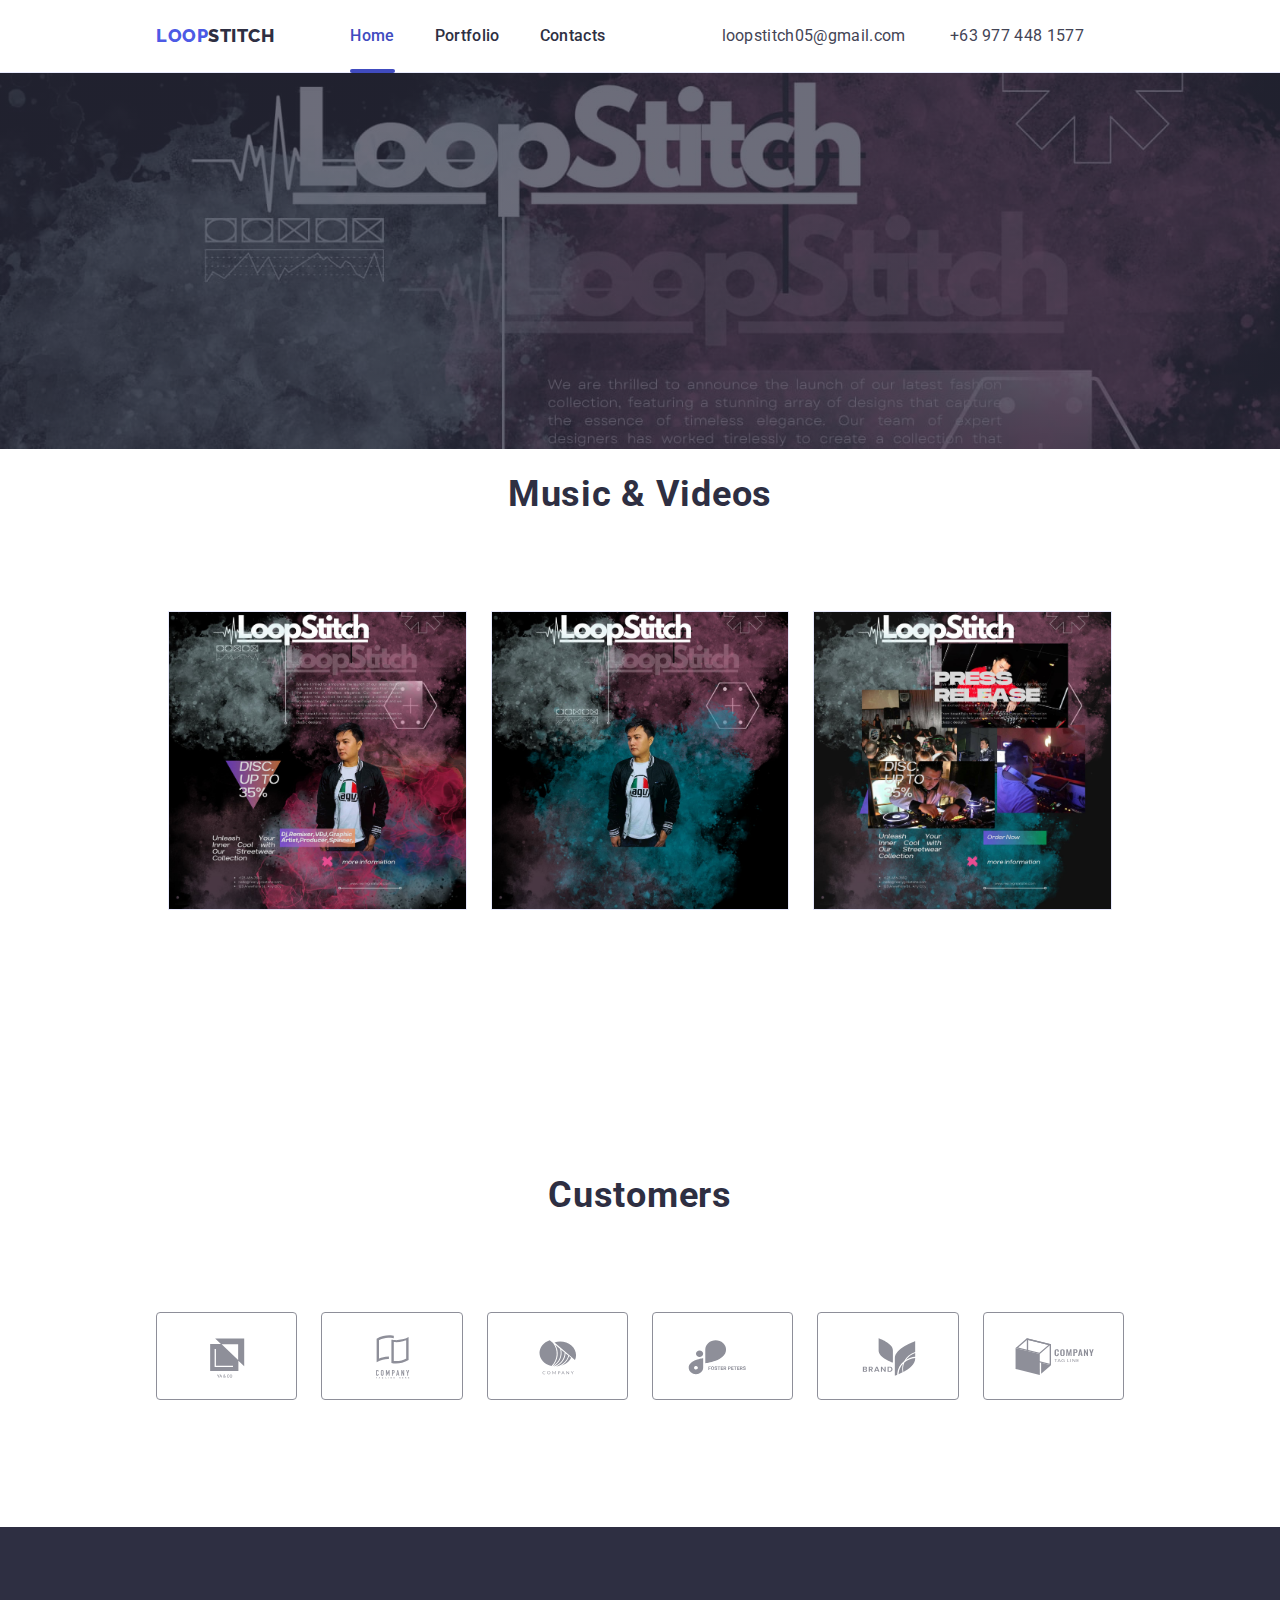
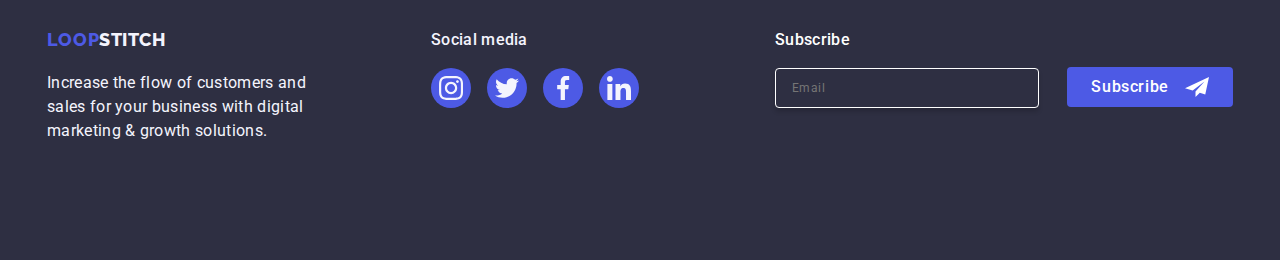
<file: index.html>
<!DOCTYPE html>
<html lang="en">

<head>
  <meta charset="UTF-8">
  <meta name="viewport" content="width=device-width, initial-scale=1.0">
  <link rel="stylesheet" href="./css/modern-normalize.css">
  <link rel="stylesheet" href="./css/styles.css">
  <link rel="stylesheet" href="./css/tablet.css">
  <link rel="stylesheet" href="./css/desktop.css">

  <link rel="preconnect" href="https://fonts.googleapis.com">
  <link rel="preconnect" href="https://fonts.gstatic.com" crossorigin>
  <link href="https://fonts.googleapis.com/css2?family=Roboto:wght@400;500;700;900&display=swap" rel="stylesheet">

  <link rel="preconnect" href="https://fonts.googleapis.com">
  <link rel="preconnect" href="https://fonts.gstatic.com" crossorigin>
  <link href="https://fonts.googleapis.com/css2?family=Raleway:wght@800&family=Roboto:wght@400;500;700;900&display=swap"
    rel="stylesheet">

  <title>LoopStitch</title>
</head>

<body>
  <header>
    <div class="container-header">
      <nav class="navigation-header">
        <a href="#"><span class="navigation-logo-web">Loop</span>Stitch</a>
        <ul class="navigation-menu">
          <li class="navigation-list">
            <a class="active" href="#">Home</a>
          </li>
          <li class="navigation-list">
            <a href="#">Portfolio</a>
          </li>
          <li class="navigation-list">
            <a href="#">Contacts</a>
          </li>
        </ul>
      </nav>
      <address class="address-section">
        <ul class="address-menu">
          <li class="address-menu-list">
            <a href="mailto:loopstitch05@gmail.com">loopstitch05@gmail.com</a>
          </li>
          <li class="address-menu-list">
            <a href="tel:+639774481577">+63 977 448 1577</a>
          </li>
        </ul>
      </address>
      <button class="mobile-nav-button js-open-menu">
        <svg>
          <use href="./images/icons.svg#icon-menu-hamburger"></use>
        </svg>
      </button>
      <nav class="mobile-nav js-menu-container">
        <ul class="mobile-nav-menu">
          <li class="mobile-nav-menu-list">
            <a href="./index.html">Studio</a>
          </li>
          <li class="mobile-nav-menu-list">
            <a href="#">Portfolio</a>
          </li>

          <li class="mobile-nav-menu-list">
            <a href="#">Contacts</a>
          </li>
        </ul>
        <ul class="mobile-nav-info">
          <li class="mobile-nav-info-tel">
            <a href="tel:+639774481577">+63 977 448 1577</a>
          </li>

          <li class="mobile-nav-info-email">
            <a href="mailto:loopstitch05@gmail.com">loopstitch05@gmail.com</a>
          </li>
        </ul>
        <div class="mobile-links">
          <ul class="mobile-links-menu">
            <li class="social-media-list-icon">
              <a class="social-media-link" href="https://www.instagram.com/" target="_blank" rel="noopener noreferrer">
                <svg class="social-mobile-icon">
                  <use href="./images/icons.svg#icon-instagram-2"></use>
                </svg>
              </a>
            </li>
            <li class="social-media-list-icon">
              <a class="social-media-link" href="https://www.twitter.com/" target="_blank" rel="noopener noreferrer">
                <svg class="social-mobile-icon">
                  <use href="./images/icons.svg#icon-twitter-1"></use>
                </svg>
              </a>
            </li>
            <li class="social-media-list-icon">
              <a class="social-media-link" href="https://www.facebook.com/loopstitch03" target="_blank"
                rel="noopener noreferrer">
                <svg class="social-mobile-icon">
                  <use href="./images/icons.svg#icon-facebook-1"></use>
                </svg>
              </a>
            </li>
            <li class="social-media-list-icon">
              <a class="social-media-link" href="https://www.linkedin.com/" target="_blank" rel="noopener noreferrer">
                <svg class="social-mobile-icon">
                  <use href="./images/icons.svg#icon-linkedin-1"></use>
                </svg>
              </a>
            </li>
          </ul>
        </div>
        <button class="mobile-nav-close js-close-menu" type="button">
          <svg>
            <use href="./images/icons.svg#icon-close"></use>
          </svg>
        </button>
      </nav>
    </div>
  </header>
  <main>
    <!-- Hero Section -->
    <section class="section-hero">
      <div class="container">
        <!-- <h1 class="hero-title">Effective solutions<br><span>for</span> your business</h1> -->
        <!-- <button class="hero-button" type="button" data-modal-open>Order service</button> -->
      </div>
    </section>
    <!-- Section 1: Feature -->
    <!-- <section class="section">
      <div class="container">
        <h2 hidden>Feature</h2>
        <ul class="feature-menu">
          <li class="feature-list">
            <div class="container-feature-icon">
              <svg class="feature-icons">
                <use href="./images/icons.svg#icon-antenna">
                </use>
              </svg>
            </div>
            <h3>Strategy</h3>
            <p>Our goal is to identify the business problem to walk away with the perfect and creative solution.</p>
          </li>
          <li class="feature-list">
            <div class="container-feature-icon">
              <svg class="feature-icons">
                <use href="./images/icons.svg#icon-clock">
                </use>
              </svg>
            </div>
            <h3>Punctuality</h3>
            <p>Bring the key message to the brand's audience for the best price within the shortest possible time.
            </p>
          </li>
          <li class="feature-list">
            <div class="container-feature-icon">
              <svg class="feature-icons">
                <use href="./images/icons.svg#icon-diagram">
                </use>
              </svg>
            </div>
            <h3>Diligence</h3>
            <p>Research and confirm brands that present the strongest digital growth opportunities and minimize
              risk.
            </p>
          </li>
          <li class="feature-list">
            <div class="container-feature-icon">
              <svg class="feature-icons">
                <use href="./images/icons.svg#icon-astronaut">
                </use>
              </svg>
            </div>
            <h3>Technologies</h3>
            <p>Design practice focused on digital experiences. We bring forth a deep passion for problem-solving.
            </p>
          </li>
        </ul>
      </div>
    </section> -->
    <!-- Section 2: Services -->
    <section class="services">
      <div class="container">
        <h2 class="services-title">Music & Videos</h2>
        <!-- <div> -->
        <ul class="services-menu">
          <li class="services-list">
            <img src="images/desktop/1.jpg" alt="desktop">
          </li>
          <li class="services-list">
            <img src="images/desktop/2.jpg" alt="mobiles">
          </li>
          <li class="services-list">
            <img src="images/desktop/3.jpg" alt="holding a mobile">
          </li>
        </ul>
        <!-- </div> -->
      </div>
    </section>
    <!-- Section 3: Team -->
    <!-- <section class="section-team">
      <div class="container">
        <h2 class="team-title">Our team</h2>
        <ul class="team-menu">
          <li class="team-list">
            <img class="team-img" src="./images/desktop/team-img1.jpg" alt="team member photo">
            <h3>Mark Guerrero</h3>
            <p>Product Designer</p>
            <ul class="social-media-menu">
              <li class="social-media-list-icon">
                <a class="social-media-link" href="https://www.instagram.com/" target="_blank"
                  rel="noopener noreferrer">
                  <svg class="social-media-icon">
                    <use href="./images/icons.svg#icon-instagram-2"></use>
                  </svg>
                </a>
              </li>
              <li class="social-media-list-icon">
                <a class="social-media-link" href="https://www.twitter.com/" target="_blank" rel="noopener noreferrer">
                  <svg class="social-media-icon">
                    <use href="./images/icons.svg#icon-twitter-1"></use>
                  </svg>
                </a>
              </li>
              <li class="social-media-list-icon">
                <a class="social-media-link" href="https://www.facebook.com/" target="_blank" rel="noopener noreferrer">
                  <svg class="social-media-icon">
                    <use href="./images/icons.svg#icon-facebook-1"></use>
                  </svg>
                </a>
              </li>
              <li class="social-media-list-icon">
                <a class="social-media-link" href="https://www.linkedin.com/" target="_blank" rel="noopener noreferrer">
                  <svg class="social-media-icon">
                    <use href="./images/icons.svg#icon-linkedin-1"></use>
                  </svg>
                </a>
              </li>
            </ul>
          </li>
          <li class="team-list">
            <img class="team-img" src="./images/mobile/team-img2.jpg" alt="team member photo">
            <h3>Tom Ford</h3>
            <p>Frontend Developer</p>
            <ul class="social-media-menu">
              <li class="social-media-list-icon">
                <a class="social-media-link" href="https://www.instagram.com/" target="_blank"
                  rel="noopener noreferrer">
                  <svg class="social-media-icon">
                    <use href="./images/icons.svg#icon-instagram-2"></use>
                  </svg>
                </a>
              </li>
              <li class="social-media-list-icon">
                <a class="social-media-link" href="https://www.twitter.com/" target="_blank" rel="noopener noreferrer">
                  <svg class="social-media-icon">
                    <use href="./images/icons.svg#icon-twitter-1"></use>
                  </svg>
                </a>
              </li>
              <li class="social-media-list-icon">
                <a class="social-media-link" href="https://www.facebook.com/" target="_blank" rel="noopener noreferrer">
                  <svg class="social-media-icon">
                    <use href="./images/icons.svg#icon-facebook-1"></use>
                  </svg>
                </a>
              </li>
              <li class="social-media-list-icon">
                <a class="social-media-link" href="https://www.linkedin.com/" target="_blank" rel="noopener noreferrer">
                  <svg class="social-media-icon">
                    <use href="./images/icons.svg#icon-linkedin-1"></use>
                  </svg>
                </a>
              </li>
            </ul>
          </li>
          <li class="team-list">
            <img class="team-img" src="./images/mobile/team-img3.jpg" alt="team member photo">
            <h3>Camila Garcia</h3>
            <p>Marketing</p>
            <ul class="social-media-menu">
              <li class="social-media-list-icon">
                <a class="social-media-link" href="https://www.instagram.com/" target="_blank"
                  rel="noopener noreferrer">
                  <svg class="social-media-icon">
                    <use href="./images/icons.svg#icon-instagram-2"></use>
                  </svg>
                </a>
              </li>
              <li class="social-media-list-icon">
                <a class="social-media-link" href="https://www.twitter.com/" target="_blank" rel="noopener noreferrer">
                  <svg class="social-media-icon">
                    <use href="./images/icons.svg#icon-twitter-1"></use>
                  </svg>
                </a>
              </li>
              <li class="social-media-list-icon">
                <a class="social-media-link" href="https://www.facebook.com/" target="_blank" rel="noopener noreferrer">
                  <svg class="social-media-icon">
                    <use href="./images/icons.svg#icon-facebook-1"></use>
                  </svg>
                </a>
              </li>
              <li class="social-media-list-icon">
                <a class="social-media-link" href="https://www.linkedin.com/" target="_blank" rel="noopener noreferrer">
                  <svg class="social-media-icon">
                    <use href="./images/icons.svg#icon-linkedin-1"></use>
                  </svg>
                </a>
              </li>
            </ul>
          </li>
          <li class="team-list">
            <img class="team-img" src="./images/mobile/team-img4.jpg" alt="team member photo">
            <h3>Daniel Wilson</h3>
            <p>UI Designer</p>
            <ul class="social-media-menu">
              <li class="social-media-list-icon">
                <a class="social-media-link" href="https://www.instagram.com/" target="_blank"
                  rel="noopener noreferrer">
                  <svg class="social-media-icon">
                    <use href="./images/icons.svg#icon-instagram-2"></use>
                  </svg>
                </a>
              </li>
              <li class="social-media-list-icon">
                <a class="social-media-link" href="https://www.twitter.com/" target="_blank" rel="noopener noreferrer">
                  <svg class="social-media-icon">
                    <use href="./images/icons.svg#icon-twitter-1"></use>
                  </svg>
                </a>
              </li>
              <li class="social-media-list-icon">
                <a class="social-media-link" href="https://www.facebook.com/" target="_blank" rel="noopener noreferrer">
                  <svg class="social-media-icon">
                    <use href="./images/icons.svg#icon-facebook-1"></use>
                  </svg>
                </a>
              </li>
              <li class="social-media-list-icon">
                <a class="social-media-link" href="https://www.linkedin.com/" target="_blank" rel="noopener noreferrer">
                  <svg class="social-media-icon">
                    <use href="./images/icons.svg#icon-linkedin-1"></use>
                  </svg>
                </a>
              </li>
            </ul>
          </li>
        </ul>
      </div>

    </section> -->
    <!-- Section 4: Customer -->
    <section class="section">
      <div class="container">
        <h2 class="customer-title">Customers</h2>
        <ul class="customer-menu">
          <li class="customer-list">
            <svg class="customer-icon">
              <use href="./images/icons.svg#icon-client1"></use>
            </svg>
          </li>
          <li class="customer-list">
            <svg class="customer-icon">
              <use href="./images/icons.svg#icon-client2"></use>
            </svg>
          </li>
          <li class="customer-list">
            <svg class="customer-icon">
              <use href="./images/icons.svg#icon-client3"></use>
            </svg>
          </li>
          <li class="customer-list">
            <svg class="customer-icon">
              <use href="./images/icons.svg#icon-client4"></use>
            </svg>
          </li>
          <li class="customer-list">
            <svg class="customer-icon">
              <use href="./images/icons.svg#icon-client5"></use>
            </svg>
          </li>
          <li class="customer-list">
            <svg class="customer-icon">
              <use href="./images/icons.svg#icon-client6"></use>
            </svg>
          </li>
        </ul>
      </div>
    </section>
  </main>
  <footer class="footer">
    <div class="container-footer">
      <div class="footer-box1">
        <a href="#"><span class="footer-logo-web">Loop</span>Stitch</a>
        <p>Increase the flow of customers and sales for your business with digital marketing & growth solutions.</p>
      </div>
      <div class="footer-box2">
        <ul class="footer-icon-menu">
          <li class="footer-icon-list">
            <p>Social media</p>
            <ul class="footer-media-menu">
              <li class="footer-media-list-icon">
                <a class="footer-media-link" href="https://www.instagram.com/" target="_blank"
                  rel="noopener noreferrer">
                  <svg class="footer-media-icon">
                    <use href="./images/icons.svg#icon-instagram-2"></use>
                  </svg>
                </a>
              </li>
              <li class="footer-media-list-icon">
                <a class="footer-media-link" href="https://www.twitter.com/" target="_blank" rel="noopener noreferrer">
                  <svg class="footer-media-icon">
                    <use href="./images/icons.svg#icon-twitter-1"></use>
                  </svg>
                </a>
              </li>
              <li class="footer-media-list-icon">
                <a class="footer-media-link" href="https://www.facebook.com/loopstitch03" target="_blank"
                  rel="noopener noreferrer">
                  <svg class="footer-media-icon">
                    <use href="./images/icons.svg#icon-facebook-1"></use>
                  </svg>
                </a>
              </li>
              <li class="footer-media-list-icon">
                <a class="footer-media-link" href="https://www.linkedin.com/" target="_blank" rel="noopener noreferrer">
                  <svg class="footer-media-icon">
                    <use href="./images/icons.svg#icon-linkedin-1"></use>
                  </svg>
                </a>
              </li>
            </ul>
          </li>
        </ul>
      </div>
      <form class="footer-form-subscribe">
        <label class="footer-form-email">
          Subscribe<br>
          <input type="text" placeholder="Email" name="email">
        </label>

        <button type="button" class="footer-subscribe-button">
          Subscribe
          <svg class="footer-icon-send">
            <use href="./images/icons.svg#icon-send"></use>
          </svg>
        </button>

      </form>
    </div>
  </footer>
  <div class="modal is-hidden" data-modal>
    <div class="modal-content">
      <h2>Leave your contacts and we will call you back</h2>
      <form class="user-contact">
        <label class="user-contact-field">
          <div class="user-contact-label">Name:</div>
          <input type="text" placeholder="Full name" name="first_name">
          <svg class="user-contact-icon" id="first-name">
            <use href="./images/icons.svg#icon-user"></use>
          </svg>
        </label>
        <label class="user-contact-field">
          <div class="user-contact-label">Telephone:</div>
          <input type="tel" placeholder="e.g. +63 999-999-9999" name="phone">
          <svg class="user-contact-icon" for="phone">
            <use href="./images/icons.svg#icon-tel"></use>
          </svg>
        </label>
        <label class="user-contact-field">
          <div class="user-contact-label">Email:</div>
          <input type="email" placeholder="user@domain.com" name="email">
          <svg class="user-contact-icon">
            <use href="./images/icons.svg#icon-email"></use>
          </svg>
        </label>
        <label class="user-contact-field">
          <div class="user-contact-label">Comments:</div>
          <textarea name="comments" placeholder="Text input" rows="5"></textarea>
        </label>
        <label class="user-contact-checkbox">
          <input type="checkbox" name="agree">
        </label>
        <p class="user-contact-agree">
          I accept the terms and conditions of the <span class="privacy"><a href="#">Privacy Policy</a> </span>
        </p>
        <button class="user-contact-submit" type="submit">Send</button>
        <!-- <input type="submit" value="Send"> -->
      </form>
      <button class="modal-close" type="button" data-modal-close>
        <svg>
          <use href="./images/icons.svg#icon-close"></use>
        </svg>
      </button>
    </div>
  </div>
  <script src="./js/modal.js"></script>
  <script src="./js/mobile-menu.js"></script>



</body>

</html>
</file>
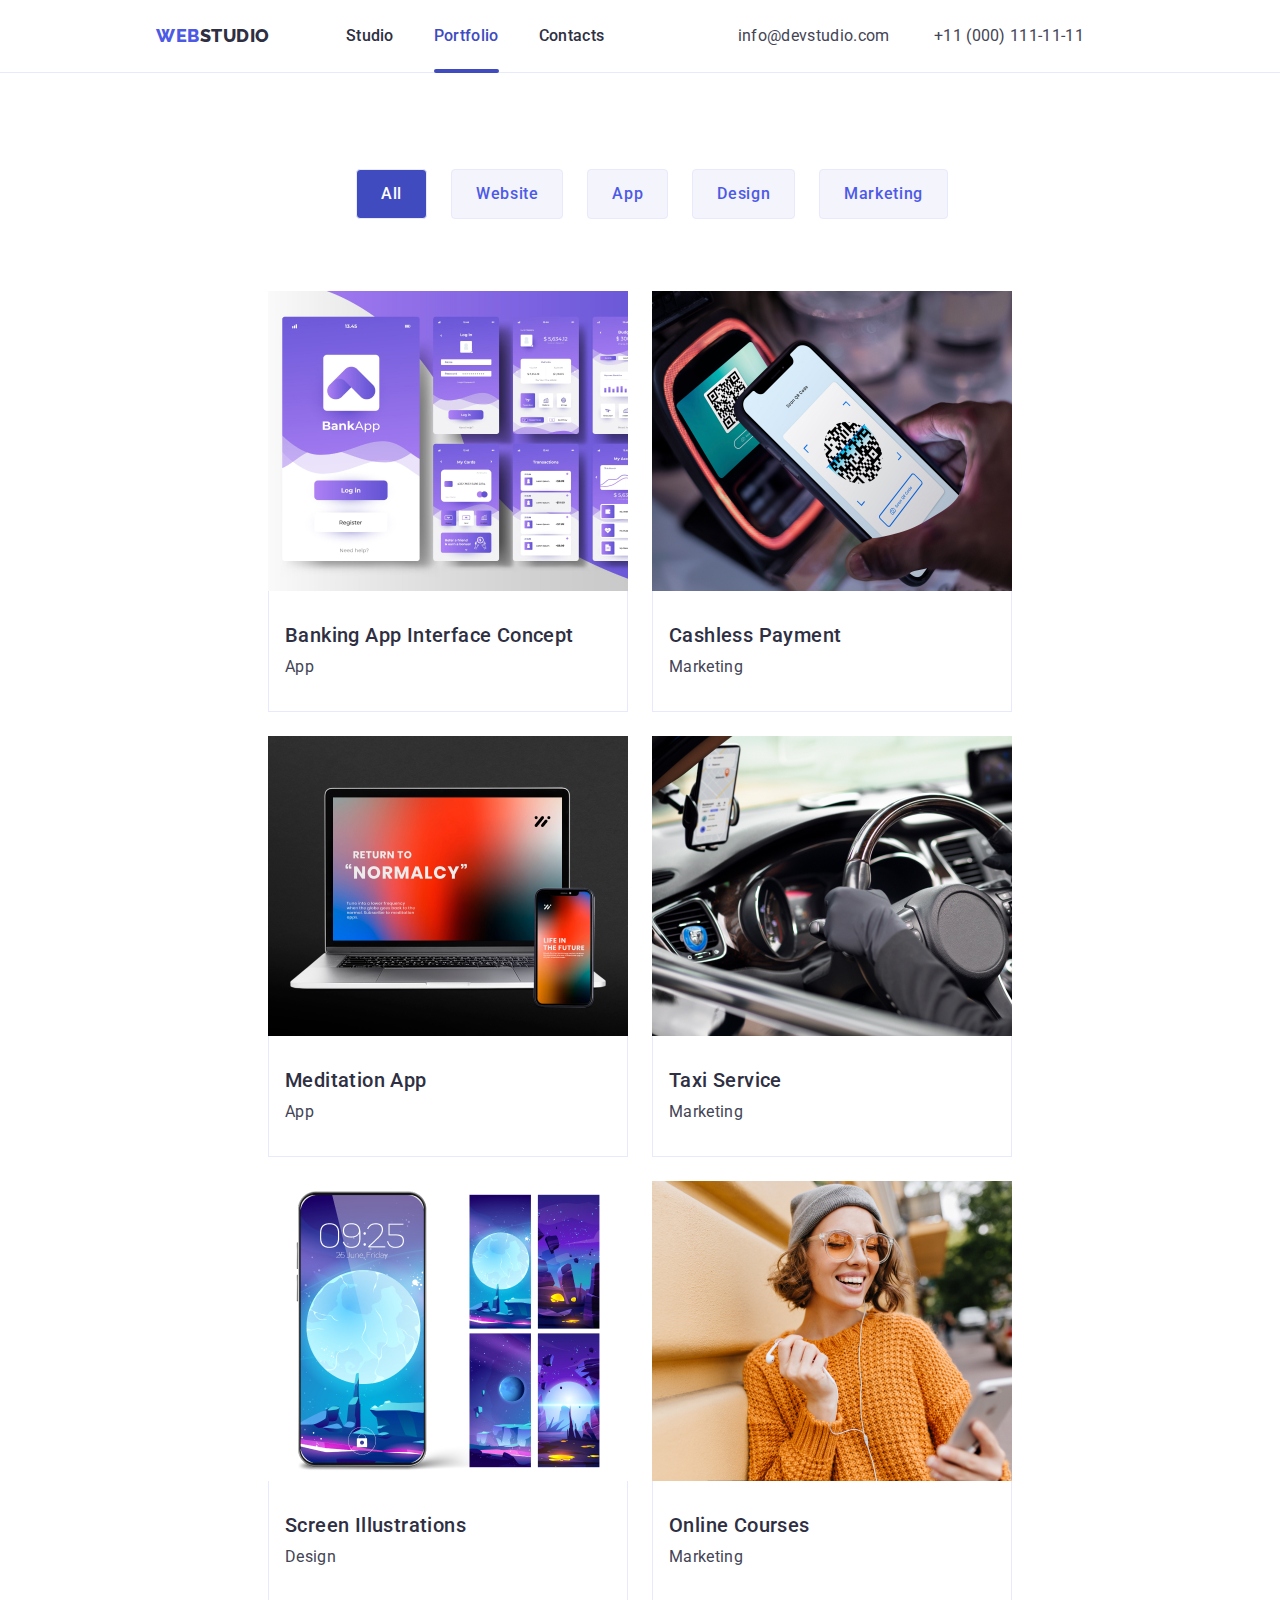
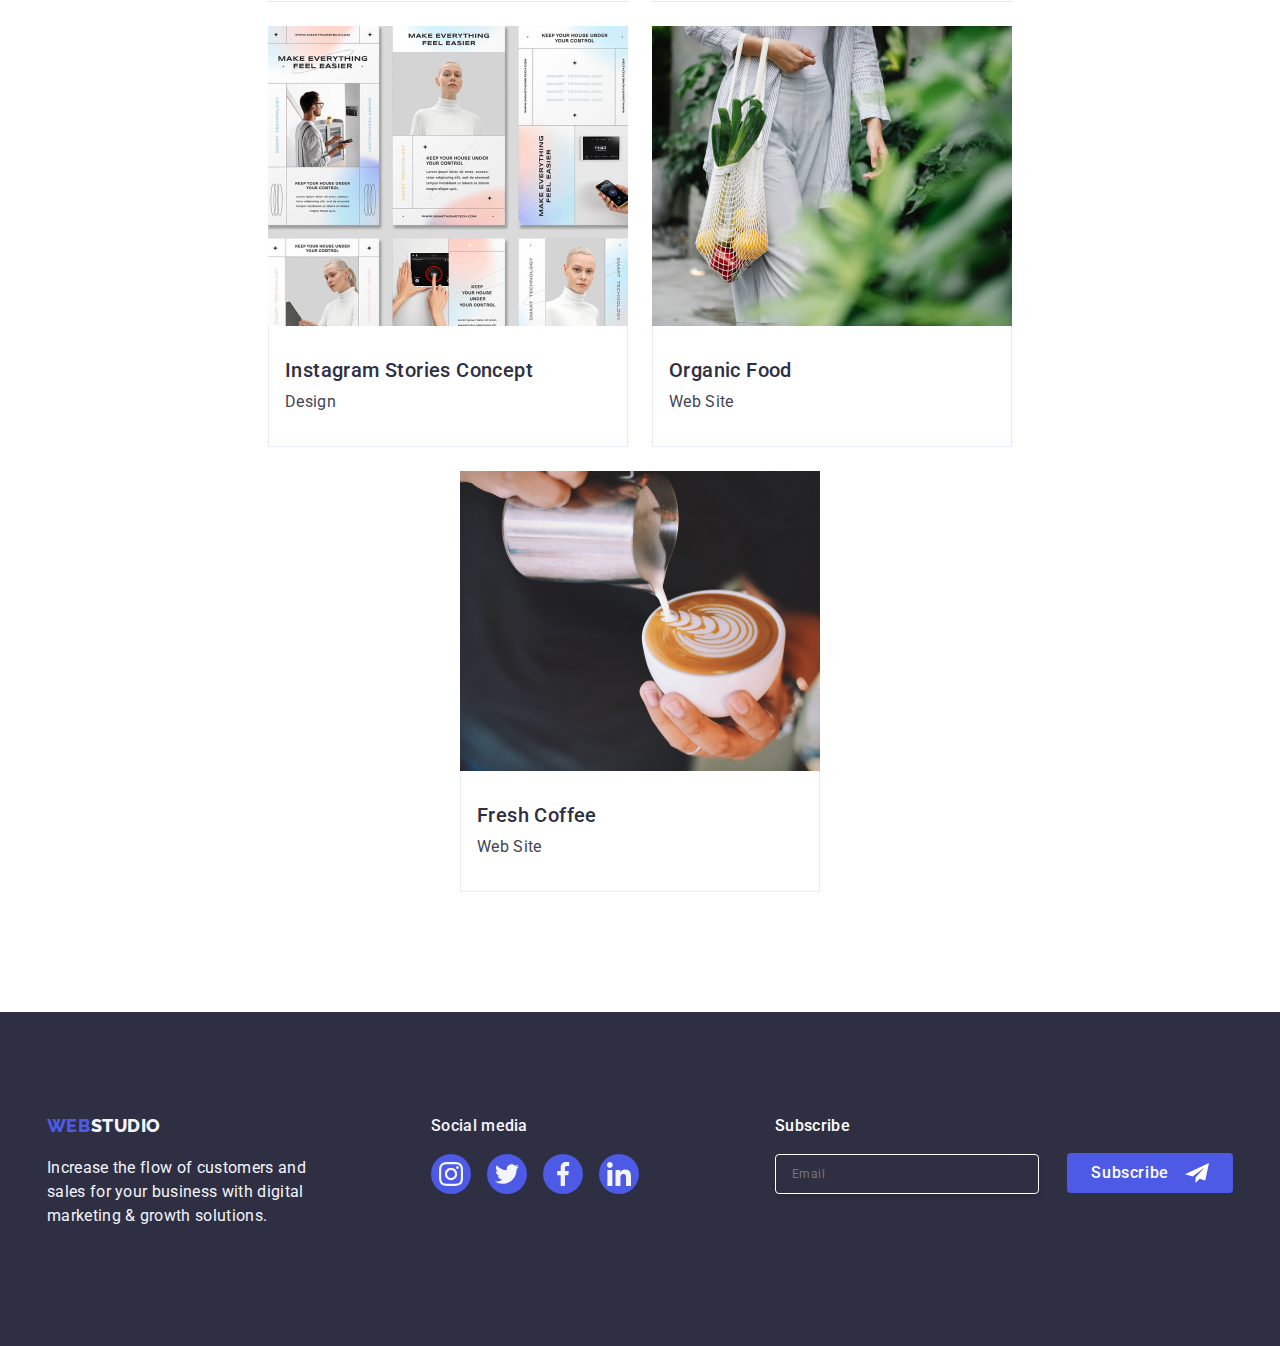
<file: portfolio.html>
<!DOCTYPE html>
<html lang="en">

<head>
  <meta charset="UTF-8">
  <meta name="viewport" content="width=device-width, initial-scale=1.0">
  <link rel="stylesheet" href="/css/modern-normalize.css">
  <link rel="stylesheet" href="css/styles.css">
  <link rel="stylesheet" href="./css/tablet.css">
  <link rel="stylesheet" href="./css/desktop.css">

  <link rel="preconnect" href="https://fonts.googleapis.com">
  <link rel="preconnect" href="https://fonts.gstatic.com" crossorigin>
  <link
    href="https://fonts.googleapis.com/css2?family=Roboto:ital,wght@0,400;0,500;0,700;0,900;1,400;1,500;1,700;1,900&display=swap"
    rel="stylesheet">

  <link rel="preconnect" href="https://fonts.googleapis.com">
  <link rel="preconnect" href="https://fonts.gstatic.com" crossorigin>
  <link href="https://fonts.googleapis.com/css2?family=Raleway:wght@400;500;700;800&    display=swap" rel="stylesheet">


  <title>Portfolio</title>

</head>

<body>
  <header>
    <div class="container-header">
      <nav class="navigation-header">
        <a href="./index.html"><span class="navigation-logo-web">Web</span>Studio</a>
        <ul class="navigation-menu">
          <li class="navigation-list">
            <a href="./index.html">Studio</a>
          </li>
          <li class="navigation-list">
            <a class="active" href="./portfolio.html">Portfolio</a>
          </li>
          <li class="navigation-list">
            <a href="">Contacts</a>
          </li>
        </ul>
      </nav>
      <address class="address-section">
        <ul class="address-menu">
          <li class="address-menu-list">
            <a href="mailto:info@devstudio.com">info@devstudio.com</a>
          </li>
          <li class="address-menu-list">
            <a href="tel:+110001111111">+11 (000) 111-11-11</a>
          </li>
        </ul>
    </div>
  </header>
  <main>
    <article>
      <!-- Filters -->
      <section>
        <ul class="filter">
          <li class="filter-list">
            <button class="active" type="button">All</button>
          </li>
          <li class="filter-list">
            <button type="button">Website</button>
          </li>
          <li class="filter-list">
            <button type="button">App</button>
          </li>
          <li class="filter-list">
            <button type="button">Design</button>
          </li>
          <li class="filter-list">
            <button type="button">Marketing</button>
          </li>
        </ul>
      </section>
      <!-- Project Card -->
      <section class="section-card">
        <div class="container">
          <ul class="card-menu">
            <li class="card-list">
              <figure class="card-list-figure">
                <img src="images/row1-a.jpg" alt="Banking App Interface Concept Photo">
                <figcaption>
                  14 Stylish and User-Friendly App Design Concepts · Task Manager App · Calorie Tracker App · Exotic
                  Fruit Ecommerce App · Cloud Storage App
                </figcaption>
              </figure>
              <div class="card-content">
                <h3>Banking App Interface Concept</h3>
                <p>App</p>
              </div>
            </li>
            <li class="card-list">
              <figure class="card-list-figure">
                <img src="images/row1-b.jpg" alt="Cashless Payment Photo">
                <figcaption>
                  14 Stylish and User-Friendly App Design Concepts · Task Manager App · Calorie Tracker App · Exotic
                  Fruit Ecommerce App · Cloud Storage App
                </figcaption>
              </figure>
              <div class="card-content">
                <h3>Cashless Payment</h3>
                <p>Marketing</p>
              </div>

            </li>
            <li class="card-list">
              <figure class="card-list-figure">
                <img src="images/row1-c.jpg" alt="Meditation App Photo">
                <figcaption>
                  14 Stylish and User-Friendly App Design Concepts · Task Manager App · Calorie Tracker App · Exotic
                  Fruit Ecommerce App · Cloud Storage App
                </figcaption>
              </figure>
              <div class="card-content">
                <h3>Meditation App</h3>
                <p>App</p>
              </div>
            </li>
            <li class="card-list">
              <figure class="card-list-figure">
                <img src="images/row2-a.jpg" alt="Taxi Service Photo">
                <figcaption>
                  14 Stylish and User-Friendly App Design Concepts · Task Manager App · Calorie Tracker App · Exotic
                  Fruit Ecommerce App · Cloud Storage App
                </figcaption>
              </figure>
              <div class="card-content">
                <h3>Taxi Service</h3>
                <p>Marketing</p>
              </div>

            </li>
            <li class="card-list">
              <figure class="card-list-figure">
                <img src="images/row2-b.jpg" alt="Screen Illustrations Photo">
                <figcaption>
                  14 Stylish and User-Friendly App Design Concepts · Task Manager App · Calorie Tracker App · Exotic
                  Fruit Ecommerce App · Cloud Storage App
                </figcaption>
              </figure>
              <div class="card-content">
                <h3>Screen Illustrations</h3>
                <p>Design</p>
              </div>

            </li>
            <li class="card-list">
              <figure class="card-list-figure">
                <img src="images/row2-c.jpg" alt="Online Courses Photo">
                <figcaption>
                  14 Stylish and User-Friendly App Design Concepts · Task Manager App · Calorie Tracker App · Exotic
                  Fruit Ecommerce App · Cloud Storage App
                </figcaption>
              </figure>
              <div class="card-content">
                <h3>Online Courses</h3>
                <p>Marketing</p>
              </div>
            </li>
            <li class="card-list">
              <figure class="card-list-figure">
                <img src="images/row3-a.jpg" alt="Instagram Stories Concept Photo">
                <figcaption>
                  14 Stylish and User-Friendly App Design Concepts · Task Manager App · Calorie Tracker App · Exotic
                  Fruit Ecommerce App · Cloud Storage App
                </figcaption>
              </figure>
              <div class="card-content">
                <h3>Instagram Stories Concept</h3>
                <p>Design</p>
              </div>

            </li>
            <li class="card-list">
              <figure class="card-list-figure">
                <img src="images/row3-b.jpg" alt="Organic Food Photo">
                <figcaption>
                  14 Stylish and User-Friendly App Design Concepts · Task Manager App · Calorie Tracker App · Exotic
                  Fruit Ecommerce App · Cloud Storage App
                </figcaption>
              </figure>
              <div class="card-content">
                <h3>Organic Food</h3>
                <p>Web Site</p>
              </div>
            </li>
            <li class="card-list">
              <figure class="card-list-figure">
                <img src="images/row3-c.jpg" alt="Fresh Coffee Photo">
                <figcaption>
                  14 Stylish and User-Friendly App Design Concepts · Task Manager App · Calorie Tracker App · Exotic
                  Fruit Ecommerce App · Cloud Storage App
                </figcaption>
              </figure>
              <div class="card-content">
                <h3>Fresh Coffee</h3>
                <p>Web Site</p>
              </div>
            </li>
          </ul>
        </div>
      </section>
  </main>
  <footer class="footer">
    <div class="container-footer">
      <div class="footer-box1">
        <a href="./index.html"><span class="footer-logo-web">Web</span>Studio</a>
        <p>Increase the flow of customers and sales for your business with digital marketing & growth solutions.</p>
      </div>

      <div class="footer-box2">
        <ul class="footer-icon-menu">
          <li class="footer-icon-list">
            <p>Social media</p>
            <ul class="footer-media-menu">
              <li class="footer-media-list-icon">
                <a class="footer-media-link" href="https://www.instagram.com/" target="_blank" rel="noopener noreferrer">
                  <svg class="footer-media-icon">
                    <use href="./images/icons.svg#icon-instagram-2"></use>
                  </svg>
                </a>
              </li>
              <li class="footer-media-list-icon">
                <a class="footer-media-link" href="https://www.twitter.com/" target="_blank" rel="noopener noreferrer">
                  <svg class="footer-media-icon">
                    <use href="./images/icons.svg#icon-twitter-1"></use>
                  </svg>
                </a>
              </li>
              <li class="footer-media-list-icon">
                <a class="footer-media-link" href="https://www.facebook.com/" target="_blank" rel="noopener noreferrer">
                  <svg class="footer-media-icon">
                    <use href="./images/icons.svg#icon-facebook-1"></use>
                  </svg>
                </a>
              </li>
              <li class="footer-media-list-icon">
                <a class="footer-media-link" href="https://www.linkedin.com/" target="_blank" rel="noopener noreferrer">
                  <svg class="footer-media-icon">
                    <use href="./images/icons.svg#icon-linkedin-1"></use>
                  </svg>
                </a>
              </li>
            </ul>
          </li>
        </ul>
      </div>
      </li>
      </ul>
      <form class="footer-form-subscribe">
        <label class="footer-form-email">
          Subscribe<br>
          <input type="text" placeholder="Email" name="email">
          <button class="footer-subscribe-button">
            Subscribe
            <svg class="footer-icon-send">
              <use href="./images/icons.svg#icon-send"></use>
            </svg>
          </button>
        </label>
      </form>
    </div>
  </footer>

</body>

</html>
</file>
<file: css/styles.css>
*,
*::before,
*::after {
  box-sizing: border-box;
  margin: 0;
  padding: 0;
}

:root {
  --navyblue: #2E2F42;
  --cloud: #f4f4fd;
  --ocean: #404bbf;
  --slate: #434455;
  --iris: #4d5ae5;
  --cornflower: #e7e9fc;
  --lightslate: #8E8F99;
  --green: #31D0AA;
  --white: #FFF;
  --transition-duration: 250ms;
  --cubic-bezier: (0.4, 0, 0.2, 1);
}

body {
  font-family: "Roboto", sans-serif;
  font-size: 16px;
  color: var(--navyblue);
  line-height: 1.5rem;
  letter-spacing: 0.32px;
  font-weight: 400;
}

h1,
h2,
h3,
h4,
h5,
h6,
p {
  margin: 0;
  padding: 0;
}

.section {
  padding: 96px 0;
}

.container {
  padding: 0px 16px;
  /* min-width: 428px; */
  margin: 0 auto;
}

.address-section a:last-child,
.feature-list:last-child {
  margin-right: 0;
}

.services-menu,
.team-menu,
.card-menu,
.filter-menu {
  display: flex;
  flex-wrap: wrap;
  list-style: none;
  justify-content: center;
  align-items: flex-start;
  gap: 24px;
}

/* .feature-list, */
.card-list {
  flex-basis: calc((100% - 72px) / 4);
}

/* Header: Navigation container section  */
.container-header {
  position: relative;
  display: flex;
  border-bottom: 1px solid var(--cornflower);
  padding: 24px 16px;
  margin: 0 auto;
}

.navigation-header {
  display: flex;
}

/* Navigation Section  */
.navigation-header>a {
  color: var(--navyblue);
  text-decoration: none;
  font-family: Raleway;
  font-size: 18px;
  font-weight: 800;
  line-height: 1.313rem;
  letter-spacing: 0.54px;
  text-transform: uppercase;
  margin-right: 30px;
}

.navigation-logo-web {
  color: var(--iris, #4d5ae5);
  font-family: Raleway;
  font-size: 18px;
  font-weight: 800;
  line-height: 1.313em;
  letter-spacing: 0.54px;
  text-transform: uppercase;
}

.navigation-menu,
.address-menu-list {
  display: none;
}

.mobile-nav-button {
  display: inline-flex;
  position: absolute;
  right: 16px;
  top: 24px;
  width: 32px;
  height: 22px;
  justify-content: center;
  align-items: center;
  cursor: pointer;
  border: 0;
  background: transparent;
}


.mobile-nav {
  display: flex;
  flex-direction: column;
  position: fixed;
  top: 0;
  left: 0;
  right: 0;
  bottom: 0;
  padding-left: 40px;
  padding-top: 80px;
  padding-bottom: 40px;
  background-color: var(--white);
  visibility: hidden;
  opacity: 0;
  pointer-events: none;
}

.mobile-nav-button {
  display: flex;
  fill: var(--navyblue);
  visibility: visible;
}

.mobile-nav.is-open {
  visibility: visible;
  pointer-events: auto;
  opacity: 1;
}

.mobile-nav-close {
  display: flex;
  position: absolute;
  top: 24px;
  right: 24px;
  width: 24px;
  height: 24px;
  justify-content: center;
  align-items: center;
  stroke: rgba(46, 47, 66, 1);
  border: 1px solid var(--CORNFLOWER, #E7E9FC);
  border-radius: 12px;
  background-color: transparent;
  cursor: pointer;
  pointer-events: auto;
  /* stroke-width: 1px; */
  resize: none;
  transition: background-color 250ms cubic-bezier(0.4, 0, 0.2, 1),
    box-shadow 250ms cubic-bezier(0.4, 0, 0.2, 1),
    border 250ms cubic-bezier(0.4, 0, 0.2, 1);
}

.mobile-nav-close:hover,
.mobile-nav-close:focus {
  /* opacity: 0.5; */
  /* cursor: pointer; */
  background: var(--ocean);
  border: var(--ocean);
  fill: rgba(255, 255, 255, 1);
  stroke: rgba(255, 255, 255, 1);
}

.mobile-nav-close svg {
  width: 25px;
  height: 24px;
  border-radius: 12px;
  opacity: 1;
}

.mobile-nav-menu {
  font-size: 36px;
  font-weight: 700;
  line-height: 2.5rem;
  letter-spacing: 0.72px;
  text-transform: capitalize;
  list-style: none;
  /* color: var(--navyblue); */
}

.mobile-nav-menu a {
  text-decoration: none;
}

.mobile-nav-menu-list:not(:last-child) {
  margin-bottom: 40px;
}

.mobile-nav-menu-list:last-child {
  margin-bottom: 284px;
}

.mobile-nav-menu-list a {
  color: var(--navyblue);
}

.mobile-nav-menu-list a:hover,
.mobile-nav-menu-list a:focus {
  color: var(--ocean);
}

.mobile-nav-info {
  list-style: none;
}

.mobile-nav-info li {
  margin-bottom: 40px;
}

.mobile-nav-info:last-child {
  margin-bottom: 48px;
}

.mobile-nav-info-tel a {
  font-size: 36px;
  font-weight: 700;
  line-height: 2.5rem;
  letter-spacing: 0.72px;
  text-transform: capitalize;
  text-decoration: none;
  color: var(--iris);
}

.mobile-nav-info-email a {
  font-size: 20px;
  font-weight: 400;
  letter-spacing: 0.4px;
  text-decoration: none;
  color: var(--slate);
  margin-bottom: 48px;
}

.mobile-links-menu {
  list-style: none;
  display: flex;
  justify-content: center;
  gap: 56px;
  align-items: center;
  padding-right: 40px;
}

/* Hero container section  */
.section-hero {
  background: linear-gradient(rgba(46, 47, 66, .70),
      rgba(46, 47, 66, .70)),
    url('../images/mobile/1.jpg');
  background-size: cover;
  background-repeat: no-repeat;
  background-position: center center;
  padding-top: 112px;
  padding-bottom: 112px;
  text-align: center;
  margin: 0 auto;
}

.hero-title {
  text-align: center;
  font-size: 36px;
  font-weight: 700;
  line-height: 2.5rem;
  letter-spacing: 0.72px;
  text-transform: capitalize;
  color: var(--white, #fff);
  margin-bottom: 72px;
}

.hero-title span {
  text-transform: lowercase;
}

.hero-button {
  color: var(--white, #fff);
  font-family: "Roboto", sans-serif;
  font-size: 16px;
  font-weight: 500;
  line-height: 1.5rem;
  letter-spacing: 0.64px;
  border-radius: 4px;
  border-style: none;
  background-color: var(--iris);
  box-shadow: 0px 4px 4px 0px rgba(0, 0, 0, 0.15);
  cursor: pointer;
  padding: 16px 32px;
  text-transform: capitalize;
  transition: background-color 250ms cubic-bezier(0.4, 0, 0.2, 1);
}

.hero-button:hover {
  background: var(--ocean);
  box-shadow: 0px 4px 4px 0px rgba(0, 0, 0, 0.30);
}

/* Index: Section 1 (Feature) */
.section-feature {
  padding-top: 120px;
}

.feature-menu {
  display: inline-flex;
  flex-wrap: wrap;
  list-style: none;
  justify-content: center;
  align-items: flex-start;
  row-gap: 72px;
}

/* .feature-list {
  margin-bottom: 72px;
} */


.feature-list:last-child {
  margin-bottom: 0px;
}

.feature-icons {
  display: none;
}

.container-feature-icon p {
  margin-bottom: 72px;
}

.feature-list h3 {
  color: var(--navyblue);
  font-size: 36px;
  font-weight: 700;
  letter-spacing: 0.72px;
  line-height: 2.5rem;
  margin-bottom: 8px;
  align-self: stretch;
  text-align: center;
}

.feature-list p {
  color: var(--slate, #434455);
}

/* Index: Section 2 (What we are doing) */
.services {
  display: flex;
  padding-bottom: 120px;
}

.services-title {
  display: block;
  font-size: 36px;
  font-weight: 700;
  line-height: 2.5em;
  letter-spacing: 0.72px;
  text-align: center;
  margin-bottom: 72px;
  text-transform: capitalize;
}

.services-list {
  flex-shrink: 1;
  flex-basis: calc((100% - 72px) / 3);
}

.services-list img {
  display: block;
  border: 1px solid var(--CORNFLOWER, #E7E9FC);
  width: 360px;
}

/* Index: Section 3 (Our Team) */
.section-team {
  text-align: center;
  background-color: var(--cloud);
  padding: 96px 0px;
  margin: 0 auto;
}

.team-title {
  font-size: 36px;
  font-weight: 700;
  line-height: 2.5rem;
  letter-spacing: 0.72px;
  margin-bottom: 72px;
  text-align: center;
  text-transform: capitalize;
}

.team-list {
  border-radius: 0px 0px 4px 4px;
  background: var(--white, #fff);
  box-shadow: 0px 2px 1px 0px rgba(46, 47, 66, 0.08),
    0px 1px 1px 0px rgba(46, 47, 66, 0.16),
    0px 1px 6px 0px rgba(46, 47, 66, 0.08);
  margin-bottom: 72px;
}

.team-list:hover,
.team-list:focus {
  background: var(--white, #fff);
  box-shadow: 0px 2px 1px 0px rgba(46, 47, 66, 0.08),
    0px 1px 1px 0px rgba(46, 47, 66, 0.16),
    0px 1px 6px 0px rgba(46, 47, 66, 0.08);
}

.team-list h3 {
  margin-top: 32px;
  font-size: 20px;
  font-weight: 500;
  letter-spacing: 0.4px;
}

.team-list p {
  margin: 8px 0px;
  color: var(--slate);
}

.social-media-menu {
  list-style: none;
  display: flex;
  justify-content: center;
  align-items: center;
  gap: 24px;
  padding-bottom: 32px;

}

.social-media-link:hover {
  background: var(--ocean);
}

.social-media-link {
  background-color: var(--iris);
  border-radius: 50%;
  display: flex;
  width: 40px;
  height: 40px;
  align-items: center;
  justify-content: center;
  fill: var(--cloud);
  transition: ease-out 250ms;
  transition-timing-function: cubic-bezier(0.4, 0, 0.2, 1);
}

.social-media-icon {
  display: flex;
  width: 40px;
  height: 40px;
  padding: 12px;
  fill: var(--cloud);
}

.social-mobile-icon {
  padding: 8px;
  width: 40px;
  height: 40px;
}

.social-media-icon:last-child {
  margin-right: 0px;
}

/* Index: Section Customers */
.customer-title {
  display: block;
  font-size: 36px;
  font-weight: 700;
  line-height: 2.5em;
  letter-spacing: 0.72px;
  text-align: center;
  margin-bottom: 72px;
  text-transform: capitalize;
}

.customer-menu {
  display: flex;
  flex-wrap: wrap;
  list-style: none;
  width: 100%;
  justify-content: center;
  align-items: center;
  gap: 16px;
}

.customer-list {
  flex-basis: calc((100% - 16px) / 2);
}

.customer-icon {
  cursor: pointer;
  width: 100%;
  height: 88px;
  border-radius: 4px;
  border: 1px solid var(--lightslate);
  fill: var(--lightslate);
  transition: ease-out 250ms;
  transition-timing-function: cubic-bezier(0.4, 0, 0.2, 1);
}

.customer-icon:hover {
  border: 1px solid var(--ocean);
  fill: var(--ocean);
}

/* Portfolio: Project Card Section */
.filter {
  display: flex;
  list-style-type: none;
  width: 100%;
  padding: 96px 15px 72px;
  justify-content: center;
  align-items: center;
  margin: 0;
}

.filter-list button {
  cursor: pointer;
  margin-left: 24px;
  border-style: none;
  color: var(--iris, #4d5ae5);
  background: #f4f4fd;
  padding: 12px 24px;
  border: 1px solid var(--cornflower, #e7e9fc);
  border-radius: 4px;
  color: var(--iris, #4d5ae5);
  font-family: "Roboto", sans-serif;
  font-size: 16px;
  font-weight: 500;
  line-height: 1.5rem;
  letter-spacing: 0.64px;
  text-decoration: none;
  transition-property: color, background-color, box-shadow, border;
  transition-duration: 250ms;
  transition-timing-function: cubic-bezier(0.4, 0, 0.2, 1);
}

.filter-list button::after {
  content: " ";
}

.filter-list button:hover {
  color: var(--white, #fff);
  border-radius: 4px;
  background: var(--ocean, #404bbf);
  box-shadow: 0px 2px 2px 0px rgba(0, 0, 0, 0.12),
    0px 2px 1px 0px rgba(0, 0, 0, 0.08), 0px 3px 1px 0px rgba(0, 0, 0, 0.1);
}

.filter-list a:hover::after {
  transform: scaleX(2);
}

.filter-list .active {
  background: var(--ocean, #404bbf);
  color: var(--white, #fff);
}

.section-card {
  padding-bottom: 120px;
}

.card-list img {
  width: 360px;
}

.card-list {
  cursor: pointer;
  background: var(--WHITE, #FFF);
  transition: box-shadow 250ms, border cubic-bezier(0.4, 0, 0.2, 1);
}

.card-list:hover {
  box-shadow: 0px 2px 1px 0px rgba(46, 47, 66, 0.08), 0px 1px 1px 0px rgba(46, 47, 66, 0.16), 0px 1px 6px 0px rgba(46, 47, 66, 0.08);
}

.card-list-figure {
  position: relative;
  width: 100%;
  height: 300px;
  overflow: hidden;
}

.card-list-figure figcaption {
  position: absolute;
  top: 0;
  left: 0;
  width: 100%;
  height: 100%;
  background-color: rgba(77, 90, 229, .9);
  padding: 0 32px;
  color: var(--cloud);
  text-align: left;
  align-items: center;
  display: flex;
  transition-duration: 250ms;
  transition-timing-function: cubic-bezier(0.4, 0, 0.2, 1);
  transform: translateY(100%);
  will-change: transform;
}

.card-list:hover figcaption {
  transform: translateY(0);
}

.card-content {
  border-left: 1px solid var(--cornflower, #e7e9fc);
  border-right: 1px solid var(--cornflower, #e7e9fc);
  border-bottom: 1px solid var(--cornflower, #e7e9fc);
  background: var(--white, #fff);
  padding: 32px 16px;
}

.card-content h3 {
  font-size: 20px;
  font-weight: 500;
  letter-spacing: 0.4px;
}

.card-content p {
  padding-top: 8px;
  color: var(--slate);
}

.footer {
  display: flex;
  background-color: var(--navyblue);
  padding: 96px 15px;
}


.footer-logo-web {
  color: var(--iris, #4d5ae5);
  font-family: Raleway;
  font-size: 18px;
  font-style: normal;
  font-weight: 800;
  line-height: 1.313em;
  letter-spacing: 0.54px;
  text-transform: uppercase;
}

.footer-box1 {
  text-align: center;
}

.footer-box1>a {
  display: inline-block;
  color: var(--cloud, #f4f4fd);
  font-family: Raleway;
  font-size: 18px;
  font-weight: 800;
  line-height: 1.313rem;
  letter-spacing: 0.54px;
  text-transform: uppercase;
  text-decoration: none;
}

.footer-box1 p {
  text-align: center;
}

.container-footer p {
  color: var(--cloud);
  text-decoration: none;
  /* text-align: center; */
  /* width: 268px; */
  margin: 17.5px 60px 0;
  text-align: left;
}

.footer-icon-menu {
  display: flex;
  list-style: none;
  justify-content: center;
}

.footer-icon-list p {
  color: var(--WHITE, #FFF);
  font-weight: 500;
  letter-spacing: 0.32px;
  margin: 72px 0px 16px;
  text-align: center;
}

.footer-box2 {
  width: 100%;
}

.footer-media-menu {
  display: inline-flex;
  list-style: none;
  gap: 16px;
  margin: 0 auto;

}

.footer-media-link {
  background-color: var(--iris);
  border-radius: 50%;
  display: flex;
  width: 40px;
  height: 40px;
  align-items: center;
  justify-content: center;
  fill: var(--cloud);
  transition: background-color 250ms;
  transition-timing-function: cubic-bezier(0.4, 0, 0.2, 1);
}

.footer-media-link:hover,
.footer-media-link:focus {
  background-color: var(--green);
}

.footer-media-icon {
  display: flex;
  width: 40px;
  height: 40px;
  padding: 8px;
  fill: var(--cloud);
}

.footer-form-subscribe {
  padding-top: 72px;
  text-align: center;
}

.footer-form-email {
  color: var(--white);
  font-weight: 500;
  display: block;
}

.footer-form-email input {
  display: block;
  font-size: 12px;
  letter-spacing: 0.48px;
  color: var(--white);
  width: 100%;
  height: 40px;
  padding: 8px 16px;
  margin-top: 16px;
  margin-bottom: 16px;
  border: none;
  border-radius: 4px;
  border: 1px solid var(--WHITE, #FFF);
  box-shadow: 0px 4px 4px 0px rgba(0, 0, 0, 0.15);
  background: transparent;

}

.footer-subscribe-button {
  padding: 8px 24px;
  /* right: 56px; */
  display: inline-flex;
  cursor: pointer;
  height: 40px;
  border-radius: 4px;
  background-color: var(--iris);
  border: 1px;
  align-items: center;
  text-decoration: none;
  font-weight: 500;
  letter-spacing: 0.64px;
  color: var(--white);
  transition: background-color 250ms cubic-bezier(0.4, 0, 0.2, 1);
}

.footer-form-email input:hover,
.footer-form-email input:focus {
  border: 1px solid var(--iris);
  border-radius: 4px;
  outline: 0;
}

.footer-icon-send {
  width: 24px;
  height: 24px;
  margin-left: 16px;
  fill: var(--white);
}


.footer-subscribe-button:hover {
  cursor: pointer;
  background: var(--ocean);
  box-shadow: 0px 4px 4px 0px rgba(0, 0, 0, 0.30);
}

.modal {
  background-color: rgba(0, 0, 0, 0.5);
  position: fixed;
  display: flex;
  align-items: center;
  justify-content: center;
  width: 100%;
  height: 100%;
  top: 0px;
  left: 0px;
  pointer-events: auto;
  opacity: 1;
  transition-property: visibility, opacity;
  transition-duration: 250ms;
  transform: none;
  transition-timing-function: cubic-bezier(0.4, 0, 0.2, 1);
}

.modal.is-hidden {
  visibility: hidden;
  opacity: 0;
  pointer-events: none;
}

.modal.is-hidden .modal-content {
  /* transform: translateY(-20px); */
  transform: scale(0.8);
}

.modal-content {
  position: relative;
  width: 408px;
  /* height: 584px; */
  background-color: white;
  box-shadow: 0px 2px 1px 0px rgba(0, 0, 0, 0.20),
    0px 1px 3px 0px rgba(0, 0, 0, 0.12),
    0px 1px 1px 0px rgba(0, 0, 0, 0.14);
  border-radius: 4px;
  transform: none;
  transition: transform 250ms;
  padding: 72px 24px 24px;

}

.modal-close {
  justify-content: center;
  stroke: rgba(46, 47, 66, 1);
  stroke-width: 1px;
  border: 0px;
  border-radius: 12px;
  width: 24px;
  height: 24px;
  position: absolute;
  right: 24px;
  top: 24px;
  background: transparent;
}

.modal-close svg {
  width: 24px;
  height: 24px;
  border-radius: 50%;
  border: 1px solid rgba(231, 233, 252, 1);
  /* fill: rgba(231, 233, 252, 1); */
  transition: background-color 250ms cubic-bezier(0.4, 0, 0.2, 1),
    box-shadow 250ms cubic-bezier(0.4, 0, 0.2, 1),
    border 250ms cubic-bezier(0.4, 0, 0.2, 1);
}

.modal-close svg:hover,
.modal-close svg:focus {
  /* opacity: 0.5; */
  cursor: pointer;
  background: var(--ocean);
  border: var(--ocean);
  fill: rgba(255, 255, 255, 1);
  stroke: rgba(255, 255, 255, 1);
}

.modal-content h2 {
  font-weight: 500;
  font-size: 16px;
  text-align: center;
}

.user-contact-field {
  display: block;
  position: relative;
  margin-top: 28px;
  font-size: 12px;
  letter-spacing: 0.48px;
  color: var(--lightslate);
}

.user-contact-field:first-child {
  margin-top: 34px;
}

.user-contact-field input {
  width: 100%;
  height: 40px;
  padding-left: 38px;
  border-radius: 4px;
  border: 1px solid var(--NAVY-BLUE-modal, rgba(46, 47, 66, 0.40));
}

.user-contact-label {
  position: absolute;
  bottom: calc(100% + 4px);
}

#text {
  font-size: 12px;
}

.user-contact input:hover,
.user-contact textarea:hover,
.user-contact input:focus,
.user-contact textarea:focus {
  border: 1px solid var(--iris);
  border-radius: 4px;
  outline: 0;
}

.user-contact input:focus+svg {
  fill: var(--iris);
}

.user-contact-icon {
  position: absolute;
  left: 12px;
  top: 50%;
  transform: translateY(-50%);
  width: 18px;
  height: 18px;
  fill: rgba(46, 47, 66, 1);

}

.user-contact textarea {
  margin-bottom: 16px;
  resize: none;
  width: 360px;
  height: 120px;
  padding: 8px 16px;
  color: var(--lightslate);
  border-radius: 4px;
  border: 1px solid var(--NAVY-BLUE-modal, rgba(46, 47, 66, 0.40));
}

.user-contact-checkbox {
  display: inline;
  font-size: 12px;
  line-height: .875px;
  letter-spacing: 0.48px;
  color: var(--lightslate);
  width: 100%;
  margin-right: 8px;
}

.user-contact-checkbox input {
  cursor: pointer;
}

.user-contact-agree {
  display: inline;
  font-size: 12px;
  letter-spacing: 0.48px;
  color: var(--lightslate);
}

.privacy {
  color: var(--iris);
}

.user-contact-submit {
  display: block;
  padding: 16px 32px;
  margin: 24px auto 0;
  width: 169px;
  border-radius: 4px;
  border-style: none;
  background: var(--IRIS, #4D5AE5);
  box-shadow: 0px 4px 4px 0px rgba(0, 0, 0, 0.15);
  color: #FFF;
  font-weight: 500;
  letter-spacing: 0.64px;
  cursor: pointer;
  transition: background-color 250ms cubic-bezier(0.4, 0, 0.2, 1), box-shadow 250ms cubic-bezier(0.4, 0, 0.2, 1);
}

.user-contact-submit:hover {
  background: var(--ocean);
  box-shadow: 0px 4px 4px 0px rgba(0, 0, 0, 0.30);
}

/* Tablet style */
</file>
<file: css/tablet.css>
@media screen and (min-width: 768px) {
  .section {
    padding: 112px 0;
  }

  .section-hero {
    background: linear-gradient(rgba(46, 47, 66, .70),
        rgba(46, 47, 66, .70)),
      url('../images/tablet/1.jpg');
  }

  .container {
    /* padding: 0px 136px; */
    min-width: 100%;
    margin: 0 auto;
  }
.container-header {
  display: flex;
  padding-top: 16px;
  padding-bottom: 12px;
  padding-left: 16px;
  align-items: center;
}
  .navigation-menu,
  .address-menu-list {
    display: inline-flex;
  }

  .navigation-list {
    display: inline-block;
  }

  .navigation-list:not(:last-child) {
    margin-right: 40px;
  }

  .navigation-list .active {
    color: var(--ocean, #404bbf);
  }

  .navigation-list .active::after {
    content: "";
    position: absolute;
    width: 100%;
    opacity: 1;
  }

  .navigation-list a {
    text-decoration: none;
    color: var(--navyblue, #2e2f42);
    font-weight: 500;
    position: relative;
    transition: ease-out 250ms;
  }

  .navigation-list a::after {
    content: "";
    width: 0px;
    height: 4px;
    background-color: var(--ocean);
    position: absolute;
    left: 0;
    bottom: -28px;
    opacity: 0;
    transition: ease-out 250ms;
    transition-timing-function: cubic-bezier(0.4, 0, 0.2, 1);
    pointer-events: none;
    border-radius: 2px;
  }

  .navigation-list a:hover,
  .navigation-list a:focus {
    color: var(--ocean, #404bbf);

  }

  .navigation-list a:hover::after,
  .navigation-list a:focus::after {
    opacity: 1;
    width: 100%;
    background-color: var(--ocean);
  }

  .address-section {
    margin-left: 121px;
  }

  .address-section a {
    color: var(--slate, #434455);
    font-style: normal;
    line-height: 1.5rem;
    letter-spacing: 0.32px;
    text-decoration: none;
    margin-right: 40px;
    position: relative;
    transition: ease-out 250ms;
  }

  .address-section a::after {
    content: "";
    width: 0px;
    height: 4px;
    position: absolute;
    left: 0;
    bottom: -28px;
    opacity: 0;
    transition-timing-function: cubic-bezier(0.4, 0, 0.2, 1);
    pointer-events: none;
    border-radius: 2px;
  }

  .address-section a:hover,
  .address-section a:focus {
    color: var(--ocean, #404bbf);
  }

  .address-section a:hover::after,
  .address-section a:focus::after {
    opacity: 1;
    width: 100%;
  }
/* .address-menu {
      display: flex;
        margin-left: auto;
        flex-direction: column;
} */
  .mobile-nav-button {
    display: none;
    /* border: 0; */
    /* background-color: transparent; */
  }

  .mobile-nav,
  .mobile-nav-menu,
  .mobile-nav-info,
  .mobile-nav-close {
    display: none;
  }



  .hero-title {
    margin-bottom: 36px;
    text-align: center;
    font-size: 56px;
    font-weight: 700;
    line-height: 3.75rem;
    letter-spacing: 1.12px;
    text-transform: capitalize;
  }

  .feature-menu {
    /* display: inline-flex; */
    row-gap: 72px;
    flex-wrap: wrap;
    column-gap: 24px;
  }

  .feature-list {
    width: calc((100% - 24px) /2);
    margin-bottom: 0;
  }

  .section-team {
    padding: 96px 108px;
  }

  .team-menu {
    row-gap: 64px;
    column-gap: 24px;
  }

  .team-list {
    margin-bottom: 0;
  }

  .team-list {
    flex-basis: calc((100% - 24px) / 2)
  }

  .team-list img {
    width: 100%;
  }

  .social-media-icon {
    padding: 12px;
  }

  .customer-menu {
    row-gap: 72px;
    column-gap: 24px;
  }

  .customer-list {
    flex-basis: calc((100% - 16px) / 4);
  }

  .footer {
    padding: 96px 108px;
  }

  .container-footer p {
    color: var(--cloud);
    text-decoration: none;
    /* text-align: center; */
    /* width: 268px; */
    margin: 0;
    text-align: left;
  }

  .container-footer {
    display: flex;
    flex-wrap: wrap;
  }

  .footer-box1 {
    text-align: left;
    flex-basis: calc((100% - 24px) /2);
  }

  .footer-box1 p {
    margin-top: 17.5px;
    /* margin-bottom: 72px; */
  }

  .footer-box2 {
    width: auto;
    margin-left: 24px;
  }

  .footer-icon-list p {
    margin-top: 0;
    margin-bottom: 16px;
  }

  .footer-form-email {
    display: inline;
  }

  .footer-form-email input {
    /* flex-basis: calc((100% - 24px) /2); */
    display: inline-flex;
    margin-right: 24px;
    width: 264px;
  }

  .footer-form-subscribe {
    text-align: left;
  }

}
</file>
<file: css/desktop.css>
@media screen and (min-width: 1158px) {
  .section {
    padding: 120px 0;
  }

  .container {
    padding: 0px 156px;
    margin: 0 auto;
  }

  /* Header: Navigation container section  */
  .section-hero {
    background: linear-gradient(rgba(46, 47, 66, .70),
        rgba(46, 47, 66, .70)),
      url('../images/desktop/1.jpg');
    background-size: cover;
    background-repeat: no-repeat;
    background-position: center center;
    padding-top: 188px;
    padding-bottom: 188px;
    text-align: center;
    margin: 0 auto;
  }

  .container-header {
    position: relative;
    display: flex;
    border-bottom: 1px solid var(--cornflower);
    padding: 24px 156px;
    /* width: 1440px; */
    margin: 0 auto;
  }

  .navigation-header>a {
    margin-right: 76px;
  }

  .navigation-menu {
    list-style: none;
    display: inline-flex;
  }

  .navigation-list {
    display: inline-block;
  }

  .address-menu-list {
    display: inline-flex;
    margin-right: 40px;
  }

  .address-section {
    margin-left: auto;
  }

  /* .mobile-menu {
    display: none;
  }

  .mobile-nav {
    display: none;
  } */


  .section-hero {
    background: linear-gradient(rgba(46, 47, 66, .70),
        rgba(46, 47, 66, .70)),
      url('../images/desktop/1.jpg');
    background-size: cover;
    background-repeat: no-repeat;
    padding: 188px 0;
    text-align: center;
    margin: 0 auto;
  }

  .hero-title {
    text-align: center;
    font-size: 56px;
    font-weight: 700;
    line-height: 3.75rem;
    letter-spacing: 1.12px;
    text-transform: capitalize;
    margin-bottom: 48px;
  }

  /* Index: Section 2 (What we are doing) */
  .section-feature {
    padding-top: 120px;
  }

  .container-feature-icon {
    background-color: var(--cloud);
    text-align: center;
  }

  .feature-menu {
    /* display: flex; */
    /* flex-wrap: wrap; */
    /* list-style: none; */
    /* justify-content: center; */
    /* align-items: flex-start; */
    gap: 24px;

  }

  .feature-list {
    flex-basis: calc((100% - 72px) / 4);
  }

  .feature-icons {
    display: inline;
    width: 64px;
    height: 64px;
    margin: 24px 0px;
  }

  .feature-list h3 {
    color: var(--navyblue);
    font-size: 20px;
    font-weight: 500;
    letter-spacing: 0.4px;
    text-align: left;
    margin: 8px 0;
  }

  .feature-list p {
    color: var(--slate, #434455);
    margin-top: 8px;
  }

  .services {
    padding-bottom: 120px;
  }

  .services-title,
  .services {
    display: block;
  }

  .services-menu {
    gap: 24px;
  }

  .services-list {
    flex-shrink: 1;
    flex-basis: calc((100% - 72px) / 3);
  }

  .services-list img {
    display: block;
    width: 100%;
  }

  .section-team {
    text-align: center;
    background-color: var(--cloud);
    padding: 120px 0px;
    margin: 0 auto;
  }

  .team-menu {
    gap: 24px;
  }

  .team-list {
    flex-basis: calc((100% - 24px * 3) /4);
  }

  .team-list img {
    width: 100%;
  }

  .social-media-icon {
    padding: 12px;
  }

  .customer-menu {
    /* display: flex; */
    /* flex-wrap: wrap; */
    /* list-style: none; */
    /* justify-content: center; */
    /* align-items: flex-start; */
    gap: 24px;
  }

  .customer-list {
    flex-basis: calc((100% - 24px * 5) / 6);
  }

  /* 
  .customer-icon {
    width: 168px;
  } */

  .footer {
    padding: 101.5px 15px 100px;
  }

  .container-footer {
    display: flex;
    /* padding: 0 156px; */
    /* width: 1440px; */
    margin: 0 auto;
    /* text-align: flex-end; */
  }

  /* .footer-box1 {
    text-align: left;
  } */


  .container-footer p {
    width: 264px;
    text-align: left;
    margin: 17.5px auto;
  }

  .footer-box1 {
    flex-basis: 0;
  }

  .footer-icon-menu {
    align-items: flex-start;
  }

  .footer-icon-list p {
    margin: 0 120px 16px;
    text-align: left;
  }

  .footer-box2 {
    display: block;
    width: 264px;
    margin-left: 120px;
  }

  .footer-media-menu {
    align-items: center;
    align-content: center;
    margin-left: 120px;
    margin-right: 80px;
  }

  .footer-form-subscribe {
    padding-top: 0px;
    padding-left: 80px;
    text-align: left;
  }

  /* .footer-form-email {
    display: inline;
  } */

  .footer-form-email input {
    /* display: inline-flex; */
    margin-bottom: 0;
    /* width: 264px; */
    align-items: center;
  }

  .footer-form-subscribe {
    padding-top: 0;
  }

  .footer-subscribe-button {
    display: inline-flex;
    align-items: center;
  }
}
</file>
